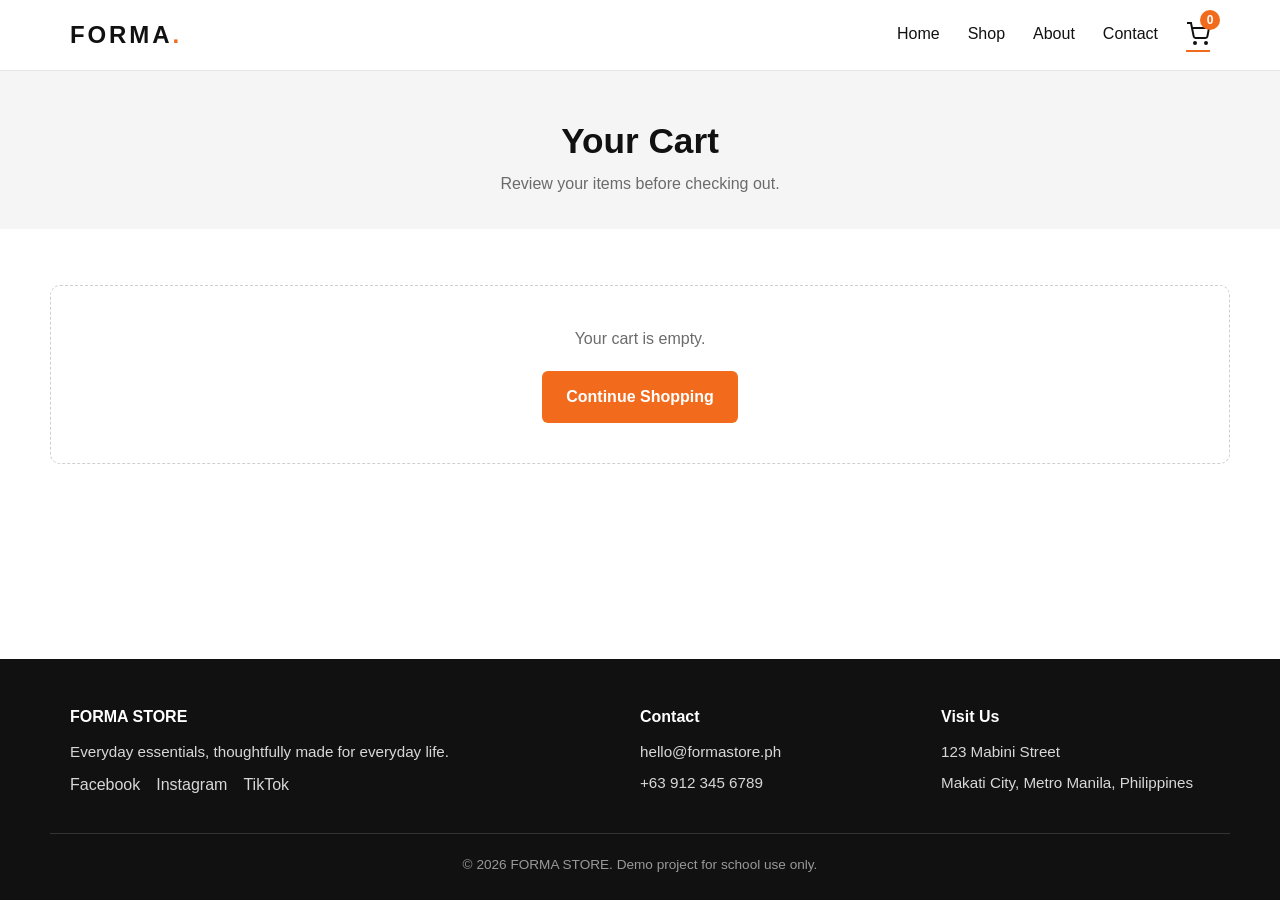
<file: cart.html>
<!DOCTYPE html>
<html lang="en">
<head>
  <meta charset="UTF-8">
  <meta name="viewport" content="width=device-width, initial-scale=1.0">
  <title>Your Cart | FORMA STORE</title>
  <link rel="stylesheet" href="css/style.css">
</head>
<body>

  <!-- Navigation bar -->
  <header class="site-header">
    <nav class="container nav-wrapper" aria-label="Main navigation">
      <a href="index.html" class="logo">FORMA<span>.</span></a>
      <button class="menu-toggle" id="menu-toggle" aria-label="Open menu" aria-expanded="false" aria-controls="nav-links">☰</button>
      <div class="nav-links" id="nav-links">
        <a href="index.html">Home</a>
        <a href="shop.html">Shop</a>
        <a href="about.html">About</a>
        <a href="contact.html">Contact</a>
        <a href="cart.html" class="cart-link active" aria-label="Shopping cart">
          <svg class="cart-icon" viewBox="0 0 24 24" fill="none" stroke="currentColor" stroke-width="2" aria-hidden="true">
            <circle cx="9" cy="21" r="1"></circle>
            <circle cx="20" cy="21" r="1"></circle>
            <path d="M1 1h4l2.7 13.4a2 2 0 0 0 2 1.6h9.7a2 2 0 0 0 2-1.6L23 6H6"></path>
          </svg>
          <span class="cart-count" data-cart-count>0</span>
        </a>
      </div>
    </nav>
  </header>

  <main>
    <section class="page-header">
      <div class="container">
        <h1>Your Cart</h1>
        <p>Review your items before checking out.</p>
      </div>
    </section>

    <section class="section container">
      <!-- Empty cart message (shown by main.js when needed) -->
      <div class="notice" id="cart-empty" hidden>
        <p>Your cart is empty.</p>
        <a href="shop.html" class="btn btn-primary">Continue Shopping</a>
      </div>

      <div class="cart-layout">
        <!-- Cart items (filled by main.js) -->
        <div class="cart-items" id="cart-items"></div>

        <!-- Order summary -->
        <aside class="summary-card" id="cart-summary" aria-label="Order summary">
          <h2>Order Summary</h2>
          <div class="summary-total">
            <span>Total</span>
            <span id="cart-total">₱0.00</span>
          </div>
          <a href="checkout.html" class="btn btn-primary btn-full">Proceed to Checkout</a>
          <a href="shop.html" class="btn btn-outline btn-full">Continue Shopping</a>
        </aside>
      </div>
    </section>
  </main>

  <!-- Footer -->
  <footer class="site-footer">
    <div class="container footer-grid">
      <div>
        <h3>FORMA STORE</h3>
        <p>Everyday essentials, thoughtfully made for everyday life.</p>
        <div class="social-links">
          <a href="https://www.facebook.com" target="_blank" rel="noopener">Facebook</a>
          <a href="https://www.instagram.com" target="_blank" rel="noopener">Instagram</a>
          <a href="https://www.tiktok.com" target="_blank" rel="noopener">TikTok</a>
        </div>
      </div>
      <div>
        <h3>Contact</h3>
        <p>hello@formastore.ph</p>
        <p>+63 912 345 6789</p>
      </div>
      <div>
        <h3>Visit Us</h3>
        <p>123 Mabini Street</p>
        <p>Makati City, Metro Manila, Philippines</p>
      </div>
    </div>
    <div class="container footer-bottom">
      &copy; <span id="current-year"></span> FORMA STORE. Demo project for school use only.
    </div>
  </footer>

  <script src="js/products.js"></script>
  <script src="js/cart.js"></script>
  <script src="js/main.js"></script>
</body>
</html>
</file>
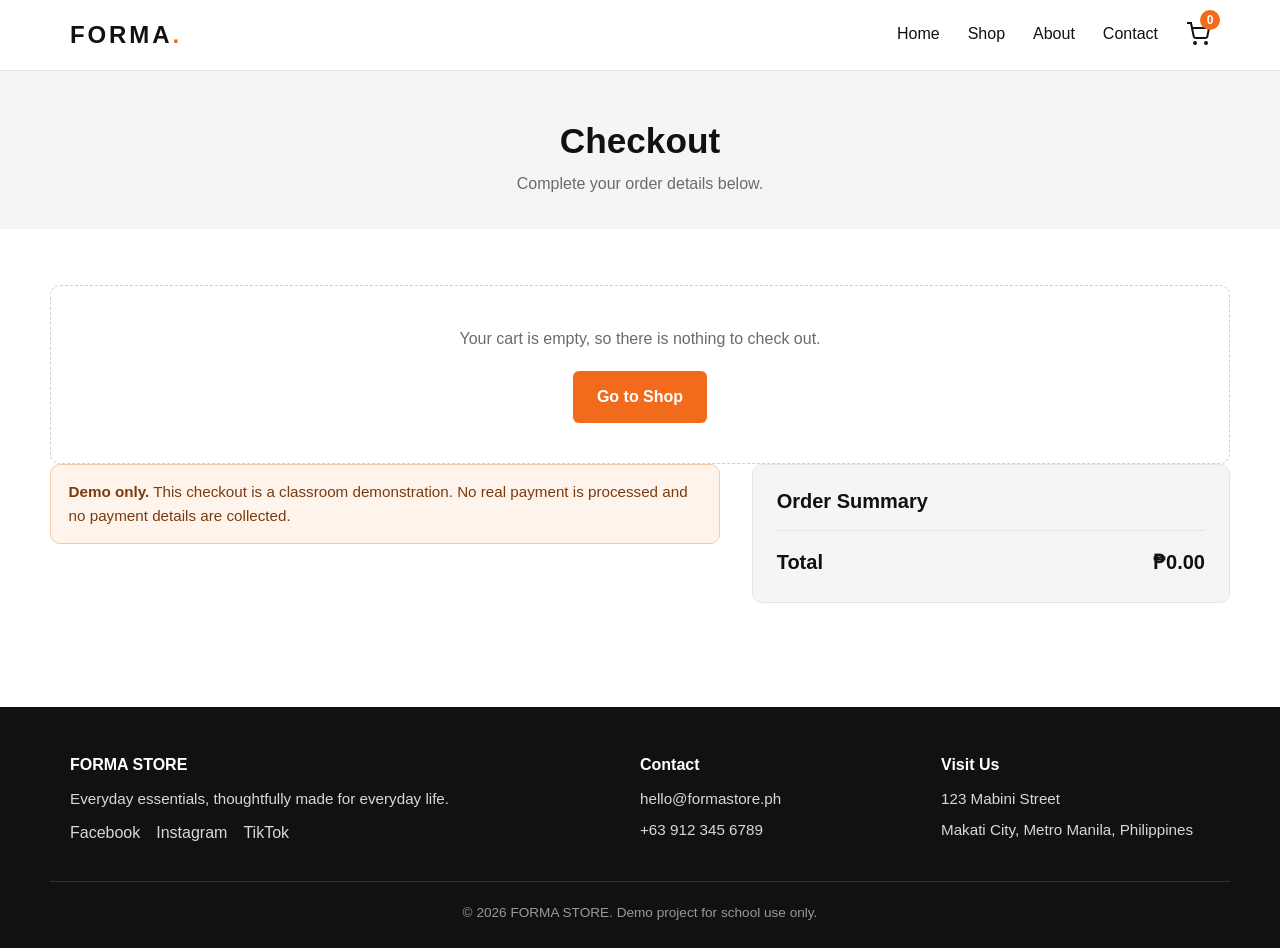
<file: checkout.html>
<!DOCTYPE html>
<html lang="en">
<head>
  <meta charset="UTF-8">
  <meta name="viewport" content="width=device-width, initial-scale=1.0">
  <title>Checkout | FORMA STORE</title>
  <link rel="stylesheet" href="css/style.css">
</head>
<body>

  <!-- Navigation bar -->
  <header class="site-header">
    <nav class="container nav-wrapper" aria-label="Main navigation">
      <a href="index.html" class="logo">FORMA<span>.</span></a>
      <button class="menu-toggle" id="menu-toggle" aria-label="Open menu" aria-expanded="false" aria-controls="nav-links">☰</button>
      <div class="nav-links" id="nav-links">
        <a href="index.html">Home</a>
        <a href="shop.html">Shop</a>
        <a href="about.html">About</a>
        <a href="contact.html">Contact</a>
        <a href="cart.html" class="cart-link" aria-label="Shopping cart">
          <svg class="cart-icon" viewBox="0 0 24 24" fill="none" stroke="currentColor" stroke-width="2" aria-hidden="true">
            <circle cx="9" cy="21" r="1"></circle>
            <circle cx="20" cy="21" r="1"></circle>
            <path d="M1 1h4l2.7 13.4a2 2 0 0 0 2 1.6h9.7a2 2 0 0 0 2-1.6L23 6H6"></path>
          </svg>
          <span class="cart-count" data-cart-count>0</span>
        </a>
      </div>
    </nav>
  </header>

  <main>
    <section class="page-header">
      <div class="container">
        <h1>Checkout</h1>
        <p>Complete your order details below.</p>
      </div>
    </section>

    <section class="section container">
      <!-- Shown when the cart is empty -->
      <div class="notice" id="checkout-empty" hidden>
        <p>Your cart is empty, so there is nothing to check out.</p>
        <a href="shop.html" class="btn btn-primary">Go to Shop</a>
      </div>

      <div class="checkout-layout">
        <div>
          <div class="demo-banner" role="note">
            <strong>Demo only.</strong> This checkout is a classroom demonstration. No real payment is processed and no payment details are collected.
          </div>

          <form class="form-card" id="checkout-form" novalidate>
            <h2>Customer Details</h2>

            <div class="form-group">
              <label for="name">Full name</label>
              <input type="text" id="name" name="name" autocomplete="name" required>
              <span class="field-error" data-error-for="name"></span>
            </div>

            <div class="form-row">
              <div class="form-group">
                <label for="email">Email address</label>
                <input type="email" id="email" name="email" autocomplete="email" required>
                <span class="field-error" data-error-for="email"></span>
              </div>
              <div class="form-group">
                <label for="phone">Phone number</label>
                <input type="tel" id="phone" name="phone" autocomplete="tel" required>
                <span class="field-error" data-error-for="phone"></span>
              </div>
            </div>

            <div class="form-group">
              <label for="address">Delivery address</label>
              <input type="text" id="address" name="address" autocomplete="street-address" required>
              <span class="field-error" data-error-for="address"></span>
            </div>

            <fieldset class="form-group" style="border:none;padding:0;margin:0 0 1.1rem;">
              <legend style="font-weight:600;margin-bottom:0.5rem;">Payment method</legend>
              <div class="payment-options">
                <label class="payment-option">
                  <input type="radio" name="payment" value="Cash on Delivery" checked>
                  Cash on Delivery
                </label>
                <label class="payment-option">
                  <input type="radio" name="payment" value="GCash">
                  GCash (demo only)
                </label>
              </div>
              <p class="gcash-note" id="gcash-note" hidden>GCash is a demo option. No real payment will be made and no GCash details are needed.</p>
              <span class="field-error" data-error-for="payment"></span>
            </fieldset>

            <button type="submit" class="btn btn-primary btn-large btn-full">Place Demo Order</button>
          </form>

          <!-- Shown after a successful demo order -->
          <div class="confirmation" id="order-confirmation" hidden>
            <h2>Thank you for your order!</h2>
            <p>This is a demo confirmation. No real order or payment was made.</p>
            <p>Your demo order number is:</p>
            <p class="order-number" id="order-number"></p>
            <a href="shop.html" class="btn btn-primary">Continue Shopping</a>
          </div>
        </div>

        <!-- Order summary -->
        <aside class="summary-card" aria-label="Order summary">
          <h2>Order Summary</h2>
          <ul class="order-summary-list" id="checkout-summary"></ul>
          <div class="summary-total">
            <span>Total</span>
            <span id="checkout-total">₱0.00</span>
          </div>
        </aside>
      </div>
    </section>
  </main>

  <!-- Footer -->
  <footer class="site-footer">
    <div class="container footer-grid">
      <div>
        <h3>FORMA STORE</h3>
        <p>Everyday essentials, thoughtfully made for everyday life.</p>
        <div class="social-links">
          <a href="https://www.facebook.com" target="_blank" rel="noopener">Facebook</a>
          <a href="https://www.instagram.com" target="_blank" rel="noopener">Instagram</a>
          <a href="https://www.tiktok.com" target="_blank" rel="noopener">TikTok</a>
        </div>
      </div>
      <div>
        <h3>Contact</h3>
        <p>hello@formastore.ph</p>
        <p>+63 912 345 6789</p>
      </div>
      <div>
        <h3>Visit Us</h3>
        <p>123 Mabini Street</p>
        <p>Makati City, Metro Manila, Philippines</p>
      </div>
    </div>
    <div class="container footer-bottom">
      &copy; <span id="current-year"></span> FORMA STORE. Demo project for school use only.
    </div>
  </footer>

  <script src="js/products.js"></script>
  <script src="js/cart.js"></script>
  <script src="js/main.js"></script>
</body>
</html>
</file>
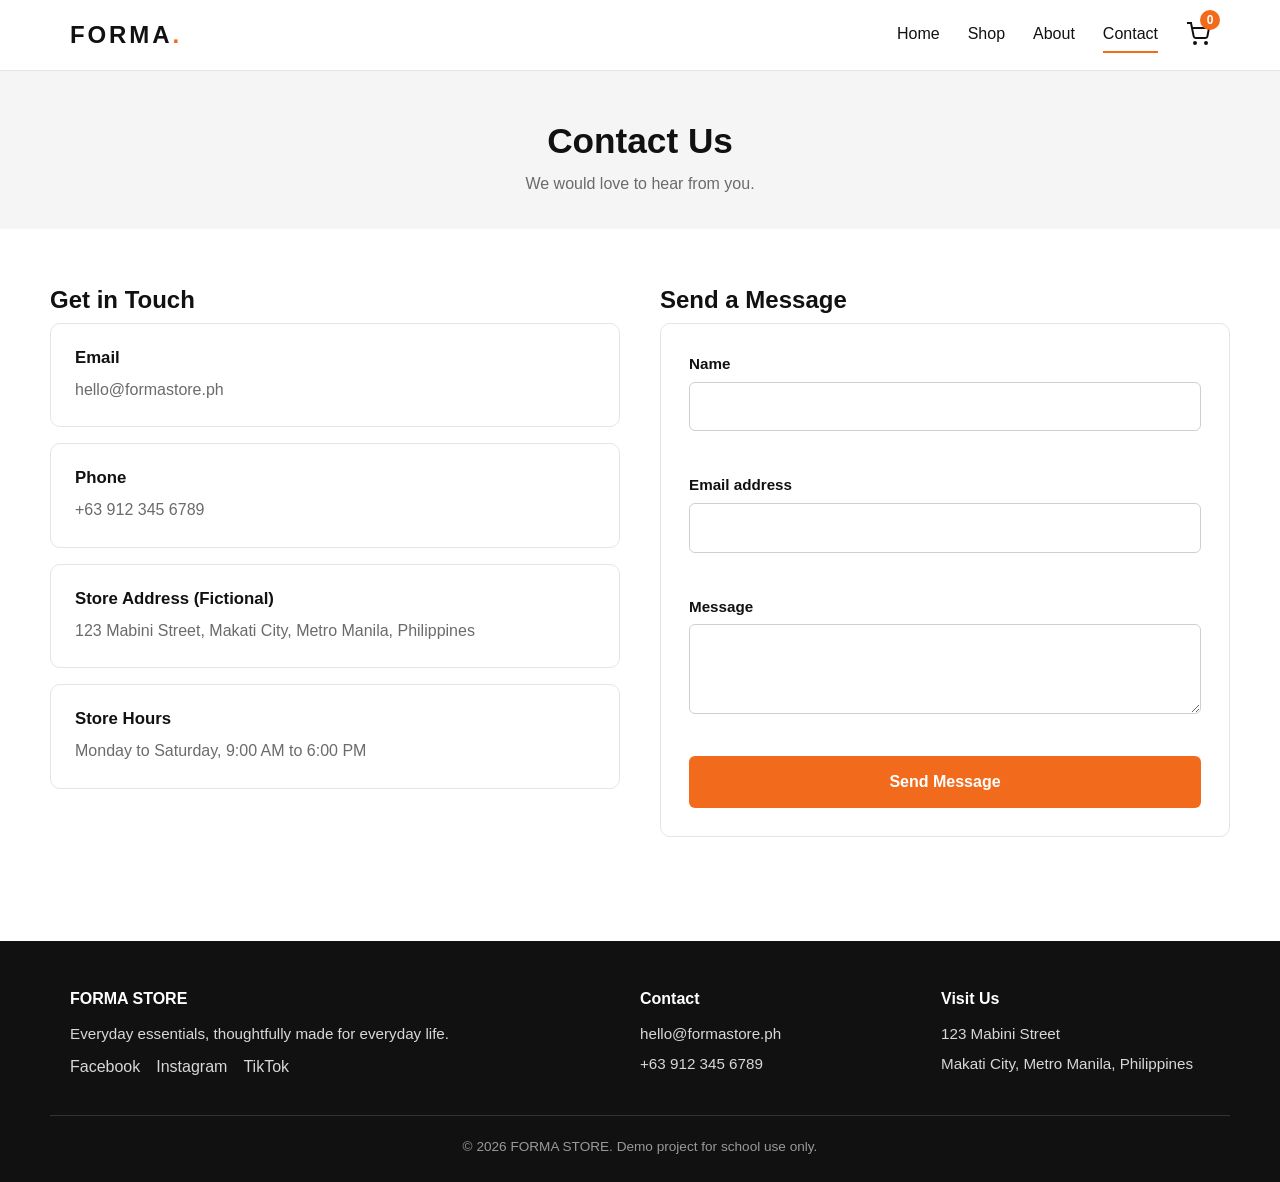
<file: contact.html>
<!DOCTYPE html>
<html lang="en">
<head>
  <meta charset="UTF-8">
  <meta name="viewport" content="width=device-width, initial-scale=1.0">
  <title>Contact | FORMA STORE</title>
  <link rel="stylesheet" href="css/style.css">
</head>
<body>

  <!-- Navigation bar -->
  <header class="site-header">
    <nav class="container nav-wrapper" aria-label="Main navigation">
      <a href="index.html" class="logo">FORMA<span>.</span></a>
      <button class="menu-toggle" id="menu-toggle" aria-label="Open menu" aria-expanded="false" aria-controls="nav-links">☰</button>
      <div class="nav-links" id="nav-links">
        <a href="index.html">Home</a>
        <a href="shop.html">Shop</a>
        <a href="about.html">About</a>
        <a href="contact.html" class="active">Contact</a>
        <a href="cart.html" class="cart-link" aria-label="Shopping cart">
          <svg class="cart-icon" viewBox="0 0 24 24" fill="none" stroke="currentColor" stroke-width="2" aria-hidden="true">
            <circle cx="9" cy="21" r="1"></circle>
            <circle cx="20" cy="21" r="1"></circle>
            <path d="M1 1h4l2.7 13.4a2 2 0 0 0 2 1.6h9.7a2 2 0 0 0 2-1.6L23 6H6"></path>
          </svg>
          <span class="cart-count" data-cart-count>0</span>
        </a>
      </div>
    </nav>
  </header>

  <main>
    <section class="page-header">
      <div class="container">
        <h1>Contact Us</h1>
        <p>We would love to hear from you.</p>
      </div>
    </section>

    <section class="section container">
      <div class="contact-grid">
        <!-- Contact details -->
        <div>
          <h2>Get in Touch</h2>
          <div class="info-card">
            <h3>Email</h3>
            <p><a href="mailto:hello@formastore.ph">hello@formastore.ph</a></p>
          </div>
          <div class="info-card">
            <h3>Phone</h3>
            <p><a href="tel:+639123456789">+63 912 345 6789</a></p>
          </div>
          <div class="info-card">
            <h3>Store Address (Fictional)</h3>
            <p>123 Mabini Street, Makati City, Metro Manila, Philippines</p>
          </div>
          <div class="info-card">
            <h3>Store Hours</h3>
            <p>Monday to Saturday, 9:00 AM to 6:00 PM</p>
          </div>
        </div>

        <!-- Contact form -->
        <div>
          <h2>Send a Message</h2>
          <div class="success-message" id="contact-success" role="status" hidden>
            Thank you! Your message was received. This is a demo form, so no email was sent.
          </div>

          <form class="form-card" id="contact-form" novalidate>
            <div class="form-group">
              <label for="contact-name">Name</label>
              <input type="text" id="contact-name" name="name" autocomplete="name" required>
              <span class="field-error" data-error-for="name"></span>
            </div>

            <div class="form-group">
              <label for="contact-email">Email address</label>
              <input type="email" id="contact-email" name="email" autocomplete="email" required>
              <span class="field-error" data-error-for="email"></span>
            </div>

            <div class="form-group">
              <label for="contact-message">Message</label>
              <textarea id="contact-message" name="message" required></textarea>
              <span class="field-error" data-error-for="message"></span>
            </div>

            <button type="submit" class="btn btn-primary btn-full">Send Message</button>
          </form>
        </div>
      </div>
    </section>
  </main>

  <!-- Footer -->
  <footer class="site-footer">
    <div class="container footer-grid">
      <div>
        <h3>FORMA STORE</h3>
        <p>Everyday essentials, thoughtfully made for everyday life.</p>
        <div class="social-links">
          <a href="https://www.facebook.com" target="_blank" rel="noopener">Facebook</a>
          <a href="https://www.instagram.com" target="_blank" rel="noopener">Instagram</a>
          <a href="https://www.tiktok.com" target="_blank" rel="noopener">TikTok</a>
        </div>
      </div>
      <div>
        <h3>Contact</h3>
        <p>hello@formastore.ph</p>
        <p>+63 912 345 6789</p>
      </div>
      <div>
        <h3>Visit Us</h3>
        <p>123 Mabini Street</p>
        <p>Makati City, Metro Manila, Philippines</p>
      </div>
    </div>
    <div class="container footer-bottom">
      &copy; <span id="current-year"></span> FORMA STORE. Demo project for school use only.
    </div>
  </footer>

  <script src="js/products.js"></script>
  <script src="js/cart.js"></script>
  <script src="js/main.js"></script>
</body>
</html>
</file>
<file: css/style.css>
/* style.css
   FORMA STORE styles. Colors and spacing are set as variables at the top
   so they are easy to change. */

:root {
  --color-bg: #ffffff;
  --color-bg-soft: #f5f5f5;
  --color-text: #111111;
  --color-muted: #6b6b6b;
  --color-accent: #f26b1d;
  --color-accent-dark: #d95a12;
  --color-border: #e5e5e5;
  --radius: 10px;
  --shadow: 0 2px 10px rgba(0, 0, 0, 0.06);
  --shadow-hover: 0 8px 22px rgba(0, 0, 0, 0.1);
  --max-width: 1180px;
  --font: "Inter", "Segoe UI", Roboto, Helvetica, Arial, sans-serif;
}

/* ---------- Base ---------- */
* { box-sizing: border-box; }

html { scroll-behavior: smooth; }

body {
  margin: 0;
  font-family: var(--font);
  color: var(--color-text);
  background: var(--color-bg);
  line-height: 1.6;
  font-size: 16px;
  display: flex;
  flex-direction: column;
  min-height: 100vh;
}

img { max-width: 100%; display: block; }

a { color: inherit; text-decoration: none; }

h1, h2, h3 { line-height: 1.25; margin: 0 0 0.5rem; }

p { margin: 0 0 1rem; }

.container {
  width: 100%;
  max-width: var(--max-width);
  margin: 0 auto;
  padding: 0 1.25rem;
}

main { flex: 1; }

.section { padding: 3.5rem 0; }

.section-title {
  font-size: 1.75rem;
  text-align: center;
  margin-bottom: 0.4rem;
}

.section-subtitle {
  text-align: center;
  color: var(--color-muted);
  margin-bottom: 2rem;
}

.page-header {
  padding: 3rem 0 2rem;
  background: var(--color-bg-soft);
  text-align: center;
}

.page-header h1 { font-size: 2.2rem; }

.page-header p { color: var(--color-muted); margin: 0; }

/* ---------- Buttons ---------- */
.btn {
  display: inline-block;
  border: 2px solid transparent;
  border-radius: 6px;
  padding: 0.7rem 1.4rem;
  font: inherit;
  font-weight: 600;
  cursor: pointer;
  transition: background 0.2s ease, color 0.2s ease, transform 0.15s ease;
  text-align: center;
}

.btn:hover { transform: translateY(-1px); }

.btn-primary {
  background: var(--color-accent);
  color: #fff;
}

.btn-primary:hover { background: var(--color-accent-dark); }

.btn-outline {
  background: transparent;
  color: var(--color-text);
  border-color: var(--color-text);
}

.btn-outline:hover {
  background: var(--color-text);
  color: #fff;
}

.btn-small { padding: 0.3rem 0.75rem; font-size: 0.95rem; }

.btn-full { width: 100%; }

.btn-large { padding: 0.9rem 2rem; font-size: 1.05rem; }

.btn:focus-visible,
.nav-links a:focus-visible,
input:focus-visible,
select:focus-visible,
textarea:focus-visible {
  outline: 3px solid var(--color-accent);
  outline-offset: 2px;
}

/* ---------- Header / Navigation ---------- */
.site-header {
  position: sticky;
  top: 0;
  z-index: 100;
  background: var(--color-bg);
  border-bottom: 1px solid var(--color-border);
}

.nav-wrapper {
  display: flex;
  align-items: center;
  justify-content: space-between;
  height: 70px;
}

.logo {
  font-size: 1.5rem;
  font-weight: 800;
  letter-spacing: 0.12em;
}

.logo span { color: var(--color-accent); }

.nav-links {
  display: flex;
  gap: 1.75rem;
  align-items: center;
}

.nav-links a {
  font-weight: 500;
  padding: 0.25rem 0;
  border-bottom: 2px solid transparent;
  transition: border-color 0.2s ease;
}

.nav-links a:hover,
.nav-links a.active { border-bottom-color: var(--color-accent); }

.cart-link {
  position: relative;
  display: inline-flex;
  align-items: center;
}

.cart-icon { width: 24px; height: 24px; }

.cart-count {
  position: absolute;
  top: -8px;
  right: -10px;
  min-width: 20px;
  height: 20px;
  padding: 0 5px;
  border-radius: 10px;
  background: var(--color-accent);
  color: #fff;
  font-size: 0.75rem;
  font-weight: 700;
  line-height: 20px;
  text-align: center;
}

.menu-toggle {
  display: none;
  background: none;
  border: none;
  font-size: 1.6rem;
  cursor: pointer;
  color: var(--color-text);
}

/* ---------- Hero ---------- */
.hero {
  background: var(--color-bg-soft);
  padding: 4rem 0;
}

.hero-inner {
  display: grid;
  grid-template-columns: 1fr 1fr;
  gap: 3rem;
  align-items: center;
}

.hero-eyebrow {
  color: var(--color-accent);
  font-weight: 700;
  text-transform: uppercase;
  letter-spacing: 0.1em;
  font-size: 0.85rem;
}

.hero h1 {
  font-size: 3rem;
  margin-bottom: 1rem;
}

.hero p {
  color: var(--color-muted);
  font-size: 1.1rem;
  max-width: 480px;
}

.hero-image img {
  width: 100%;
  height: 460px;
  object-fit: cover;
  border-radius: var(--radius);
}

/* ---------- Product grid & cards ---------- */
.product-grid {
  display: grid;
  grid-template-columns: repeat(auto-fill, minmax(230px, 1fr));
  gap: 1.5rem;
}

.product-card {
  background: var(--color-bg);
  border: 1px solid var(--color-border);
  border-radius: var(--radius);
  box-shadow: var(--shadow);
  overflow: hidden;
  display: flex;
  flex-direction: column;
  transition: box-shadow 0.25s ease, transform 0.25s ease;
}

.product-card:hover {
  box-shadow: var(--shadow-hover);
  transform: translateY(-3px);
}

.product-image {
  position: relative;
  aspect-ratio: 1 / 1;
  background: var(--color-bg-soft);
  overflow: hidden;
}

.product-image img {
  width: 100%;
  height: 100%;
  object-fit: cover;
  transition: transform 0.4s ease;
}

.product-card:hover .product-image img { transform: scale(1.04); }

.badge {
  position: absolute;
  top: 10px;
  left: 10px;
  z-index: 1;
  background: var(--color-text);
  color: #fff;
  font-size: 0.75rem;
  font-weight: 700;
  padding: 0.25rem 0.6rem;
  border-radius: 4px;
}

.product-info {
  padding: 1rem 1.1rem 1.2rem;
  display: flex;
  flex-direction: column;
  flex: 1;
}

.product-info .btn { margin-top: auto; }

.product-category {
  font-size: 0.8rem;
  text-transform: uppercase;
  letter-spacing: 0.08em;
  color: var(--color-muted);
  margin-bottom: 0.25rem;
}

.product-name {
  font-size: 1.05rem;
  font-weight: 600;
}

.product-price {
  font-weight: 700;
  font-size: 1.1rem;
  margin-bottom: 0.9rem;
}

/* ---------- Categories ---------- */
.category-grid {
  display: grid;
  grid-template-columns: repeat(4, 1fr);
  gap: 1.25rem;
}

.category-card {
  display: flex;
  align-items: flex-end;
  min-height: 170px;
  padding: 1.25rem;
  border-radius: var(--radius);
  background: var(--color-text);
  color: #fff;
  font-weight: 700;
  font-size: 1.15rem;
  position: relative;
  overflow: hidden;
  transition: transform 0.25s ease;
}

.category-card:hover { transform: translateY(-3px); }

.category-card img {
  position: absolute;
  inset: 0;
  width: 100%;
  height: 100%;
  object-fit: cover;
  opacity: 0.55;
  transition: opacity 0.25s ease;
}

.category-card:hover img { opacity: 0.7; }

.category-card span { position: relative; z-index: 1; }

/* ---------- Promo banner ---------- */
.promo-banner {
  background: var(--color-accent);
  color: #fff;
  padding: 3rem 0;
  text-align: center;
}

.promo-banner h2 { font-size: 2rem; }

.promo-banner p { font-size: 1.05rem; opacity: 0.95; }

.promo-banner .btn-outline {
  color: #fff;
  border-color: #fff;
  margin-top: 0.5rem;
}

.promo-banner .btn-outline:hover {
  background: #fff;
  color: var(--color-accent);
}

/* ---------- Shop toolbar ---------- */
.shop-toolbar {
  display: flex;
  gap: 1rem;
  flex-wrap: wrap;
  margin-bottom: 2rem;
}

.shop-toolbar input,
.shop-toolbar select,
.form-group input,
.form-group select,
.form-group textarea {
  font: inherit;
  padding: 0.7rem 0.9rem;
  border: 1px solid #cfcfcf;
  border-radius: 6px;
  background: #fff;
}

.search-input { flex: 1; min-width: 220px; }

.shop-toolbar select { min-width: 180px; }

.empty-state {
  text-align: center;
  padding: 3rem 1rem;
  color: var(--color-muted);
}

.empty-state[hidden] { display: none; }

/* ---------- Cart page ---------- */
.cart-layout {
  display: grid;
  grid-template-columns: 2fr 1fr;
  gap: 2rem;
  align-items: start;
}

.cart-items { display: flex; flex-direction: column; gap: 1rem; }

.cart-item {
  display: grid;
  grid-template-columns: 90px 1fr auto;
  gap: 1rem;
  align-items: center;
  padding: 1rem;
  border: 1px solid var(--color-border);
  border-radius: var(--radius);
  background: #fff;
}

.cart-item-image {
  width: 90px;
  height: 90px;
  object-fit: cover;
  border-radius: 6px;
}

.cart-item-details h3 { font-size: 1rem; margin-bottom: 0.2rem; }

.cart-item-details p { color: var(--color-muted); margin: 0 0 0.6rem; font-size: 0.9rem; }

.quantity-controls {
  display: inline-flex;
  align-items: center;
  gap: 0.6rem;
}

.quantity-value { min-width: 24px; text-align: center; font-weight: 600; }

.cart-item-right {
  text-align: right;
  display: flex;
  flex-direction: column;
  gap: 0.5rem;
  align-items: flex-end;
}

.cart-item-subtotal { font-weight: 700; margin: 0; }

.remove-link {
  background: none;
  border: none;
  color: var(--color-accent-dark);
  cursor: pointer;
  font: inherit;
  font-size: 0.9rem;
  text-decoration: underline;
  padding: 0;
}

.summary-card {
  border: 1px solid var(--color-border);
  border-radius: var(--radius);
  padding: 1.5rem;
  background: var(--color-bg-soft);
  position: sticky;
  top: 90px;
}

.summary-card h2 { font-size: 1.25rem; }

.summary-row {
  display: flex;
  justify-content: space-between;
  margin-bottom: 0.6rem;
}

.summary-total {
  display: flex;
  justify-content: space-between;
  font-size: 1.25rem;
  font-weight: 700;
  border-top: 1px solid var(--color-border);
  padding-top: 0.9rem;
  margin-top: 0.9rem;
}

.summary-card .btn { margin-top: 1rem; }

.notice {
  text-align: center;
  padding: 2.5rem 1rem;
  border: 1px dashed #cfcfcf;
  border-radius: var(--radius);
  color: var(--color-muted);
}

.notice p { margin-bottom: 1.25rem; }

[hidden] { display: none !important; }

/* Hides text visually but keeps it readable by screen readers */
.visually-hidden {
  position: absolute;
  width: 1px;
  height: 1px;
  overflow: hidden;
  clip: rect(0 0 0 0);
  white-space: nowrap;
}

/* ---------- Checkout ---------- */
.demo-banner {
  background: #fff4ec;
  border: 1px solid #f8c9a6;
  color: #7a3b0f;
  padding: 0.9rem 1.1rem;
  border-radius: var(--radius);
  margin-bottom: 1.5rem;
  font-size: 0.95rem;
}

.checkout-layout {
  display: grid;
  grid-template-columns: 1.4fr 1fr;
  gap: 2rem;
  align-items: start;
}

.form-card {
  border: 1px solid var(--color-border);
  border-radius: var(--radius);
  padding: 1.75rem;
  background: #fff;
}

.form-card h2 { font-size: 1.2rem; margin-bottom: 1rem; }

.form-group { margin-bottom: 1.1rem; display: flex; flex-direction: column; }

.form-group label {
  font-weight: 600;
  margin-bottom: 0.35rem;
  font-size: 0.95rem;
}

.form-group input,
.form-group select,
.form-group textarea { width: 100%; }

.form-group textarea { min-height: 90px; resize: vertical; }

.form-group input[aria-invalid="true"] { border-color: #d62828; }

.field-error {
  color: #d62828;
  font-size: 0.85rem;
  min-height: 1.2rem;
  margin-top: 0.3rem;
}

.form-row {
  display: grid;
  grid-template-columns: 1fr 1fr;
  gap: 1rem;
}

.payment-options {
  display: flex;
  flex-direction: column;
  gap: 0.6rem;
}

.payment-option {
  display: flex;
  align-items: center;
  gap: 0.6rem;
  border: 1px solid #cfcfcf;
  border-radius: 6px;
  padding: 0.75rem 0.9rem;
  cursor: pointer;
}

.payment-option:has(input:checked) { border-color: var(--color-accent); }

.gcash-note {
  margin: 0.6rem 0 0;
  font-size: 0.9rem;
  color: var(--color-muted);
}

.order-summary-list {
  list-style: none;
  padding: 0;
  margin: 0 0 1rem;
}

.order-summary-list li {
  display: flex;
  justify-content: space-between;
  gap: 1rem;
  padding: 0.5rem 0;
  border-bottom: 1px solid var(--color-border);
  font-size: 0.95rem;
}

.confirmation {
  text-align: center;
  padding: 3rem 1.5rem;
  border: 1px solid var(--color-border);
  border-radius: var(--radius);
  background: var(--color-bg-soft);
}

.confirmation h2 { color: #1e7b3a; }

.order-number {
  font-size: 1.4rem;
  font-weight: 700;
  color: var(--color-accent-dark);
}

/* ---------- About & Contact ---------- */
.about-grid,
.contact-grid {
  display: grid;
  grid-template-columns: 1fr 1fr;
  gap: 2.5rem;
  align-items: start;
}

.about-grid img {
  width: 100%;
  height: 380px;
  object-fit: cover;
  border-radius: var(--radius);
}

.info-card {
  border: 1px solid var(--color-border);
  border-radius: var(--radius);
  padding: 1.5rem;
  margin-bottom: 1rem;
}

.info-card h3 { font-size: 1.05rem; }

.info-card p { margin: 0; color: var(--color-muted); }

.values-list {
  display: grid;
  grid-template-columns: repeat(3, 1fr);
  gap: 1.25rem;
  margin-top: 2rem;
}

.value-item {
  padding: 1.5rem;
  background: var(--color-bg-soft);
  border-radius: var(--radius);
  text-align: center;
}

.success-message {
  background: #e7f6ec;
  color: #1e7b3a;
  padding: 0.9rem 1rem;
  border-radius: 6px;
  margin-bottom: 1rem;
}

/* ---------- Footer ---------- */
.site-footer {
  background: var(--color-text);
  color: #d8d8d8;
  padding: 3rem 0 1.5rem;
  margin-top: 3rem;
}

.footer-grid {
  display: grid;
  grid-template-columns: 2fr 1fr 1fr;
  gap: 2rem;
}

.site-footer h3 {
  color: #fff;
  font-size: 1rem;
  margin-bottom: 0.8rem;
}

.site-footer p { margin: 0 0 0.4rem; font-size: 0.95rem; }

.site-footer a:hover { color: var(--color-accent); }

.social-links { display: flex; gap: 1rem; margin-top: 0.5rem; }

.footer-bottom {
  border-top: 1px solid #333;
  margin-top: 2rem;
  padding-top: 1.25rem;
  text-align: center;
  font-size: 0.85rem;
  color: #999;
}

/* ---------- Toast ---------- */
.toast {
  position: fixed;
  bottom: 24px;
  left: 50%;
  transform: translateX(-50%) translateY(20px);
  background: var(--color-text);
  color: #fff;
  padding: 0.75rem 1.25rem;
  border-radius: 6px;
  opacity: 0;
  pointer-events: none;
  transition: opacity 0.25s ease, transform 0.25s ease;
  z-index: 200;
}

.toast.show {
  opacity: 1;
  transform: translateX(-50%) translateY(0);
}

/* ---------- Responsive ---------- */
@media (max-width: 960px) {
  .hero-inner,
  .cart-layout,
  .checkout-layout,
  .about-grid,
  .contact-grid {
    grid-template-columns: 1fr;
  }

  .hero h1 { font-size: 2.4rem; }

  .hero-image img { height: 340px; }

  .category-grid { grid-template-columns: repeat(2, 1fr); }

  .summary-card { position: static; }

  .footer-grid { grid-template-columns: 1fr 1fr; }
}

@media (max-width: 720px) {
  .menu-toggle { display: block; }

  .nav-links {
    position: absolute;
    top: 70px;
    left: 0;
    right: 0;
    flex-direction: column;
    background: #fff;
    padding: 1rem 1.25rem 1.5rem;
    border-bottom: 1px solid var(--color-border);
    gap: 1rem;
    display: none;
  }

  .nav-links.open { display: flex; }

  .values-list { grid-template-columns: 1fr; }

  .form-row { grid-template-columns: 1fr; }

  .section { padding: 2.5rem 0; }

  .page-header h1 { font-size: 1.8rem; }
}

@media (max-width: 480px) {
  .hero h1 { font-size: 2rem; }

  .category-grid { grid-template-columns: 1fr; }

  .footer-grid { grid-template-columns: 1fr; }

  .cart-item {
    grid-template-columns: 70px 1fr;
  }

  .cart-item-image { width: 70px; height: 70px; }

  .cart-item-right {
    grid-column: 1 / -1;
    flex-direction: row;
    justify-content: space-between;
    align-items: center;
    text-align: left;
  }
}
</file>
